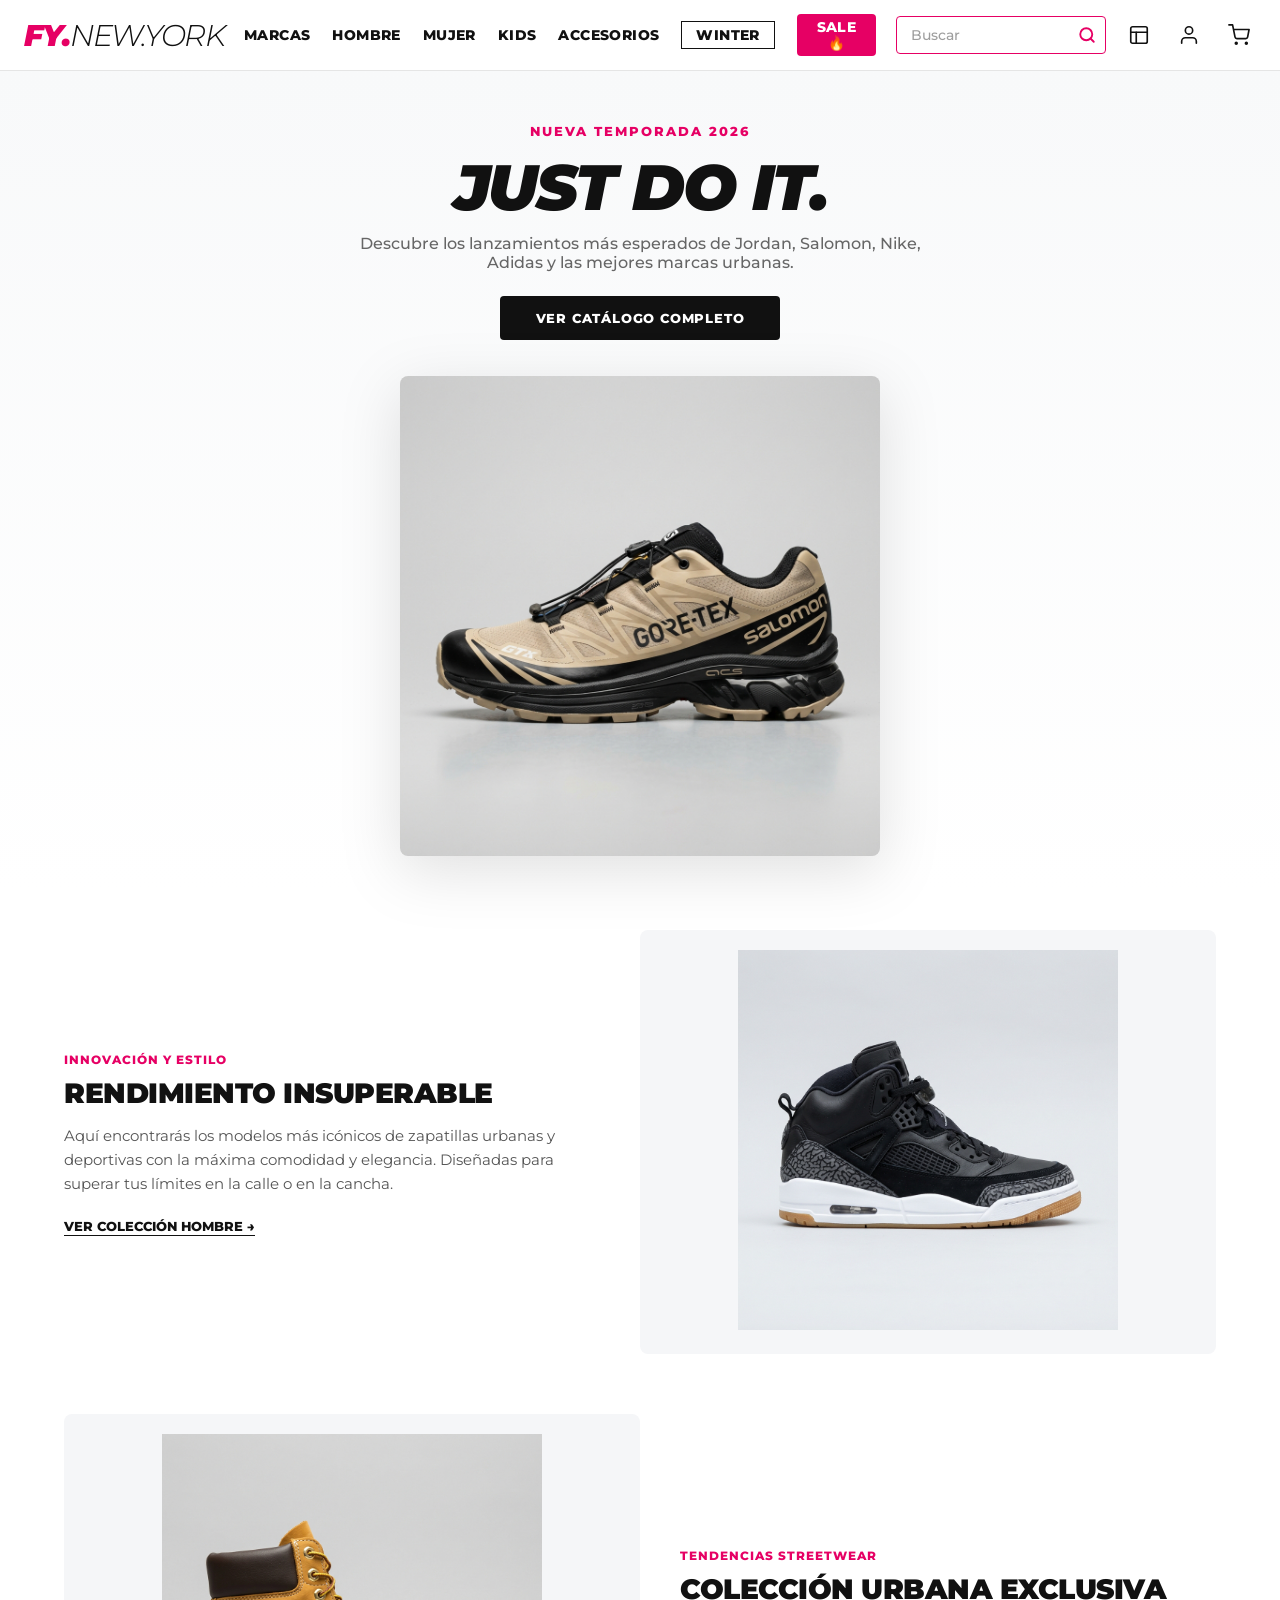
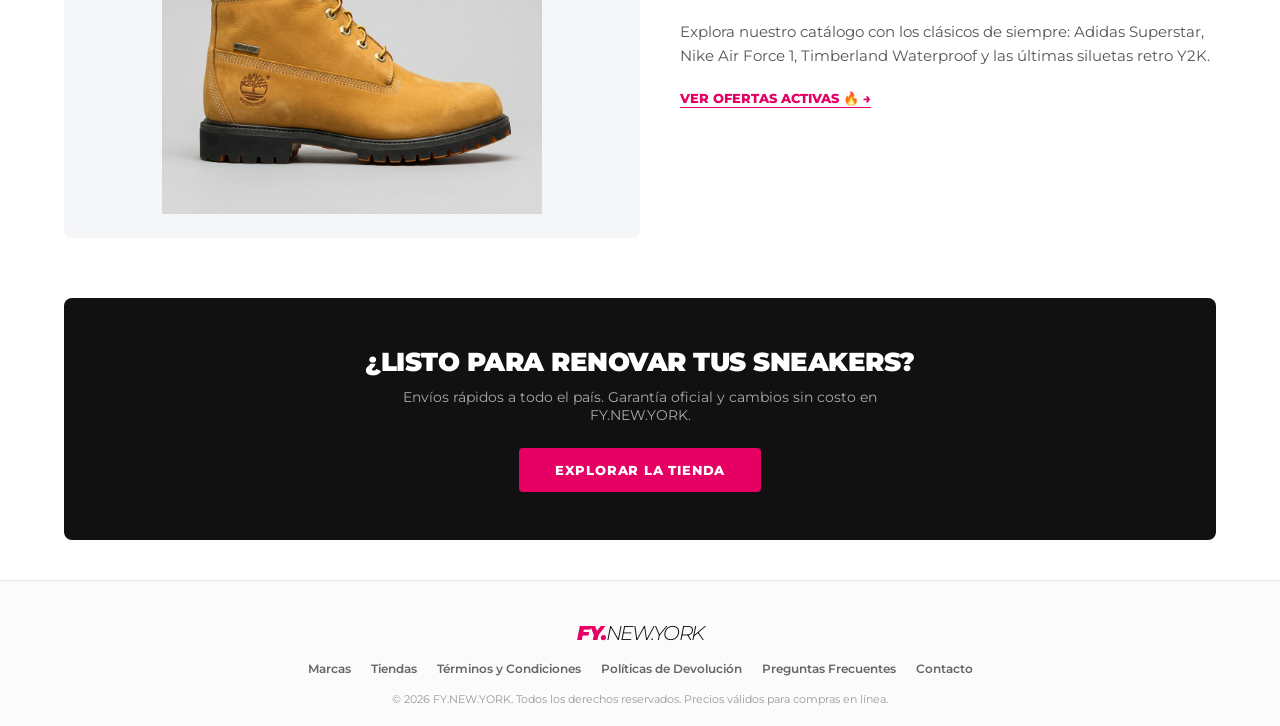
<file: index.html>
<!DOCTYPE html>
<html lang="es">

<head>
  <meta charset="UTF-8">
  <meta name="viewport" content="width=device-width, initial-scale=1.0">
  <title>FY.NEW.YORK - Zapatillas Urbanas y Calzado Exclusivo</title>
  <link rel="stylesheet" href="styles/estilos.css">
</head>

<body>

  <!-- Header dinámico (FY.NEW.YORK) -->
  <div id="header-container"></div>

  <!-- Hero Banner Principal -->
  <section style="background: linear-gradient(180deg, #f8f9fa 0%, #ffffff 100%); padding: 50px 20px 30px; text-align: center;">
    <div style="max-width: 900px; margin: 0 auto;">
      <span style="font-size: 13px; font-weight: 800; letter-spacing: 2px; text-transform: uppercase; color: var(--pink-accent);">Nueva Temporada 2026</span>
      <h1 style="font-size: clamp(36px, 6vw, 64px); font-weight: 900; font-style: italic; letter-spacing: -2px; text-transform: uppercase; margin: 8px 0; color: #111;">
        JUST DO IT.
      </h1>
      <p style="font-size: 16px; color: #666; max-width: 600px; margin: 0 auto 24px; font-weight: 500;">
        Descubre los lanzamientos más esperados de Jordan, Salomon, Nike, Adidas y las mejores marcas urbanas.
      </p>
      <div>
        <a href="pages/tienda.html" style="display: inline-block; background: #111; color: #fff; padding: 14px 36px; border-radius: 4px; font-size: 13px; font-weight: 800; text-transform: uppercase; letter-spacing: 0.8px; transition: background 0.2s;" onmouseover="this.style.background='#e60064'" onmouseout="this.style.background='#111'">
          Ver Catálogo Completo
        </a>
      </div>
      <div style="margin-top: 36px;">
        <img src="imagenes/salomon_xt6.jpg" alt="Salomon XT-6 GTX" style="max-width: 480px; width: 100%; border-radius: 8px; filter: drop-shadow(0 15px 30px rgba(0,0,0,0.12));">
      </div>
    </div>
  </section>

  <!-- Showcase Blocks -->
  <main style="max-width: 1200px; margin: 40px auto; padding: 0 24px;">

    <!-- Primer Bloque -->
    <div style="display: flex; align-items: center; justify-content: space-between; gap: 40px; margin-bottom: 60px; flex-wrap: wrap;">
      <div style="flex: 1; min-width: 280px;">
        <span style="font-size: 12px; font-weight: 800; color: var(--pink-accent); text-transform: uppercase; letter-spacing: 1px;">Innovación y Estilo</span>
        <h2 style="font-size: 28px; font-weight: 900; text-transform: uppercase; margin: 8px 0 14px; letter-spacing: -0.5px;">Rendimiento Insuperable</h2>
        <p style="font-size: 15px; color: #555; line-height: 1.6; margin-bottom: 20px;">
          Aquí encontrarás los modelos más icónicos de zapatillas urbanas y deportivas con la máxima comodidad y elegancia. Diseñadas para superar tus límites en la calle o en la cancha.
        </p>
        <a href="pages/tienda.html?filter=hombre" style="font-size: 13px; font-weight: 800; text-transform: uppercase; color: #111; text-decoration: underline; text-underline-offset: 4px;">
          Ver colección hombre &rarr;
        </a>
      </div>
      <div style="flex: 1; min-width: 280px; background: var(--bg-card); border-radius: 8px; padding: 20px; text-align: center;">
        <img src="imagenes/jordan_spizike.jpg" alt="Jordan Spizike" style="max-width: 380px; width: 100%; object-fit: contain;">
      </div>
    </div>

    <!-- Segundo Bloque -->
    <div style="display: flex; align-items: center; justify-content: space-between; gap: 40px; margin-bottom: 60px; flex-wrap: wrap; flex-direction: row-reverse;">
      <div style="flex: 1; min-width: 280px;">
        <span style="font-size: 12px; font-weight: 800; color: var(--pink-accent); text-transform: uppercase; letter-spacing: 1px;">Tendencias Streetwear</span>
        <h2 style="font-size: 28px; font-weight: 900; text-transform: uppercase; margin: 8px 0 14px; letter-spacing: -0.5px;">Colección Urbana Exclusiva</h2>
        <p style="font-size: 15px; color: #555; line-height: 1.6; margin-bottom: 20px;">
          Explora nuestro catálogo con los clásicos de siempre: Adidas Superstar, Nike Air Force 1, Timberland Waterproof y las últimas siluetas retro Y2K.
        </p>
        <a href="pages/tienda.html?filter=sale" style="font-size: 13px; font-weight: 800; text-transform: uppercase; color: var(--pink-accent); text-decoration: underline; text-underline-offset: 4px;">
          Ver ofertas activas 🔥 &rarr;
        </a>
      </div>
      <div style="flex: 1; min-width: 280px; background: var(--bg-card); border-radius: 8px; padding: 20px; text-align: center;">
        <img src="imagenes/timberland_boot.jpg" alt="Timberland Waterproof" style="max-width: 380px; width: 100%; object-fit: contain;">
      </div>
    </div>

    <!-- Banner Newsletter / Call to Action -->
    <div style="background: #111; color: #fff; padding: 48px 32px; border-radius: 8px; text-align: center; margin: 40px 0;">
      <h3 style="font-size: 26px; font-weight: 900; text-transform: uppercase; letter-spacing: -0.5px; margin-bottom: 10px;">
        ¿Listo para renovar tus sneakers?
      </h3>
      <p style="font-size: 14px; color: #aaa; max-width: 500px; margin: 0 auto 24px;">
        Envíos rápidos a todo el país. Garantía oficial y cambios sin costo en FY.NEW.YORK.
      </p>
      <a href="pages/tienda.html" style="display: inline-block; background: var(--pink-accent); color: #fff; padding: 14px 36px; border-radius: 4px; font-size: 13px; font-weight: 800; text-transform: uppercase; letter-spacing: 0.8px;">
        Explorar la Tienda
      </a>
    </div>

  </main>

  <!-- Footer dinámico -->
  <div id="footer-container"></div>

  <script src="components/header.js"></script>
  <script src="components/footer.js"></script>
  <script src="scripts/scripts.js"></script>
</body>
</html>
</file>
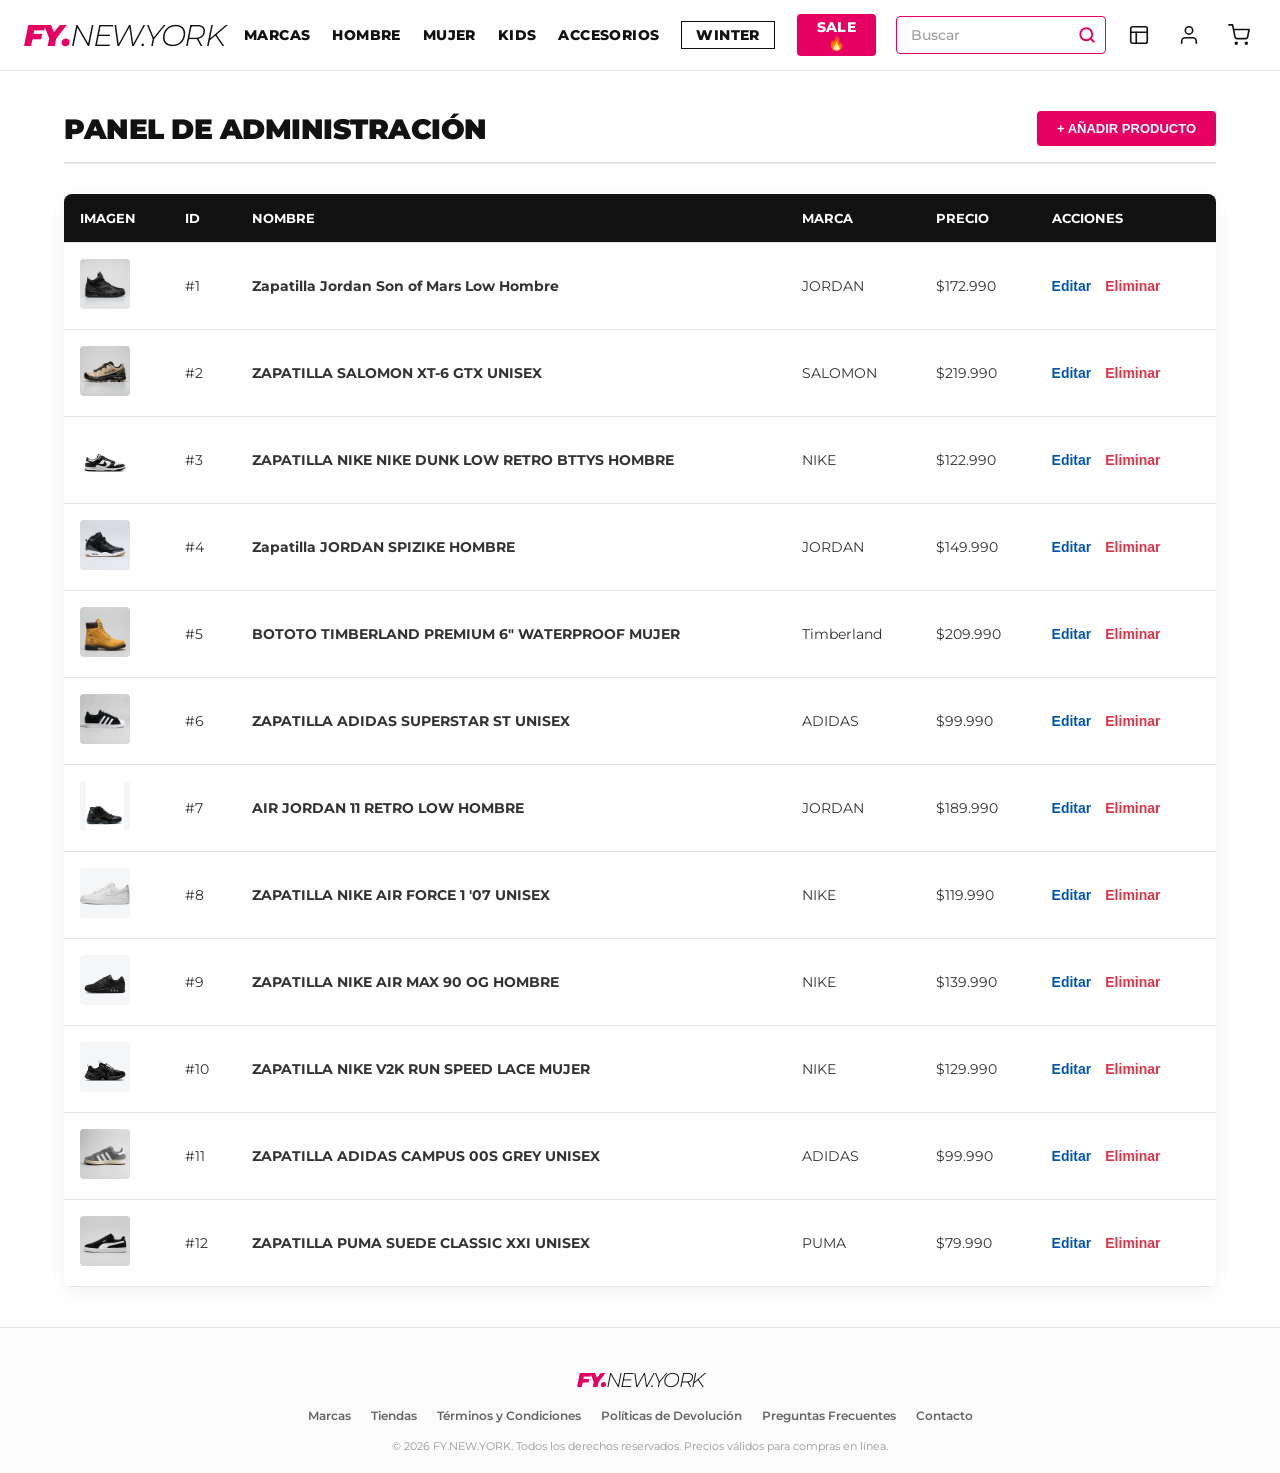
<file: pages/admin.html>
<!DOCTYPE html>
<html lang="es">
<head>
  <meta charset="UTF-8">
  <meta name="viewport" content="width=device-width, initial-scale=1.0">
  <title>Admin Dashboard - FY.NEW.YORK</title>
  <link rel="stylesheet" href="../styles/estilos.css">
  <style>
    /* Admin specific styles */
    .admin-container {
      max-width: 1200px;
      margin: 40px auto;
      padding: 0 24px;
    }
    .admin-header {
      display: flex;
      justify-content: space-between;
      align-items: center;
      margin-bottom: 30px;
      padding-bottom: 16px;
      border-bottom: 2px solid var(--border-color);
    }
    .admin-title {
      font-size: 28px;
      font-weight: 900;
      text-transform: uppercase;
      letter-spacing: -0.5px;
    }
    .admin-btn-primary {
      background: var(--pink-accent);
      color: #fff;
      border: none;
      padding: 10px 20px;
      font-size: 13px;
      font-weight: 800;
      text-transform: uppercase;
      border-radius: 4px;
      cursor: pointer;
      transition: background 0.2s;
    }
    .admin-btn-primary:hover {
      background: var(--pink-hover);
    }
    
    .admin-table {
      width: 100%;
      border-collapse: collapse;
      margin-bottom: 40px;
      background: #fff;
      box-shadow: var(--shadow-subtle);
      border-radius: 8px;
      overflow: hidden;
    }
    .admin-table th, .admin-table td {
      padding: 16px;
      text-align: left;
      border-bottom: 1px solid var(--border-color);
    }
    .admin-table th {
      background: #111;
      color: #fff;
      font-size: 13px;
      font-weight: 700;
      text-transform: uppercase;
    }
    .admin-table td {
      font-size: 14px;
      color: #333;
    }
    .admin-table img {
      width: 50px;
      height: 50px;
      object-fit: contain;
      background: var(--bg-card);
      border-radius: 4px;
    }
    
    .action-btn {
      background: none;
      border: none;
      cursor: pointer;
      font-size: 14px;
      font-weight: 700;
      margin-right: 10px;
    }
    .btn-edit { color: #0056b3; }
    .btn-delete { color: #dc3545; }
    
    /* Modal Admin */
    .admin-modal {
      position: fixed;
      top: 0; left: 0; width: 100%; height: 100%;
      background: rgba(0,0,0,0.5);
      display: flex;
      align-items: center;
      justify-content: center;
      opacity: 0;
      visibility: hidden;
      transition: all 0.3s ease;
      z-index: 2000;
    }
    .admin-modal.active {
      opacity: 1;
      visibility: visible;
    }
    .admin-modal-content {
      background: #fff;
      width: 90%;
      max-width: 500px;
      padding: 30px;
      border-radius: 8px;
      position: relative;
    }
    .admin-modal-close {
      position: absolute;
      top: 15px; right: 15px;
      background: none;
      border: none;
      font-size: 24px;
      cursor: pointer;
    }
    
    .admin-form-group {
      margin-bottom: 16px;
    }
    .admin-form-group label {
      display: block;
      font-size: 12px;
      font-weight: 700;
      text-transform: uppercase;
      margin-bottom: 6px;
    }
    .admin-form-group input, .admin-form-group select {
      width: 100%;
      padding: 10px;
      border: 1px solid var(--border-color);
      border-radius: 4px;
      font-family: inherit;
    }
    .admin-form-actions {
      display: flex;
      justify-content: flex-end;
      gap: 10px;
      margin-top: 20px;
    }
  </style>
</head>
<body>

  <div id="header-container"></div>

  <main class="admin-container">
    <div class="admin-header">
      <h1 class="admin-title">Panel de Administración</h1>
      <button class="admin-btn-primary" id="btn-add-product">+ Añadir Producto</button>
    </div>

    <table class="admin-table">
      <thead>
        <tr>
          <th>Imagen</th>
          <th>ID</th>
          <th>Nombre</th>
          <th>Marca</th>
          <th>Precio</th>
          <th>Acciones</th>
        </tr>
      </thead>
      <tbody id="admin-table-body">
        <!-- Generado dinámicamente -->
      </tbody>
    </table>
  </main>

  <div id="footer-container"></div>

  <!-- Modal Añadir/Editar Producto -->
  <div class="admin-modal" id="admin-modal">
    <div class="admin-modal-content">
      <button class="admin-modal-close" id="admin-modal-close">&times;</button>
      <h2 style="margin-bottom: 20px;" id="modal-title">Añadir Producto</h2>
      
      <form id="admin-form">
        <input type="hidden" id="prod-id">
        
        <div class="admin-form-group">
          <label>Nombre del Producto</label>
          <input type="text" id="prod-nombre" required>
        </div>
        
        <div class="admin-form-group">
          <label>Marca</label>
          <select id="prod-marca" required>
            <option value="NIKE">NIKE</option>
            <option value="JORDAN">JORDAN</option>
            <option value="ADIDAS">ADIDAS</option>
            <option value="PUMA">PUMA</option>
            <option value="SALOMON">SALOMON</option>
            <option value="Timberland">Timberland</option>
          </select>
        </div>
        
        <div class="admin-form-group">
          <label>Precio (CLP)</label>
          <input type="number" id="prod-precio" required min="0">
        </div>
        
        <div class="admin-form-group">
          <label>URL de Imagen</label>
          <input type="text" id="prod-imagen" placeholder="../imagenes/ejemplo.jpg" required>
        </div>
        
        <div class="admin-form-group">
          <label>Categoría</label>
          <select id="prod-categoria" required>
            <option value="hombre">Hombre</option>
            <option value="mujer">Mujer</option>
            <option value="unisex">Unisex</option>
            <option value="kids">Kids</option>
          </select>
        </div>

        <div class="admin-form-actions">
          <button type="button" class="admin-btn-primary" style="background: #ccc; color: #333;" id="admin-modal-cancel">Cancelar</button>
          <button type="submit" class="admin-btn-primary">Guardar</button>
        </div>
      </form>
    </div>
  </div>

  <script src="../components/header.js"></script>
  <script src="../components/footer.js"></script>
  <script src="../scripts/admin.js"></script>
</body>
</html>
</file>
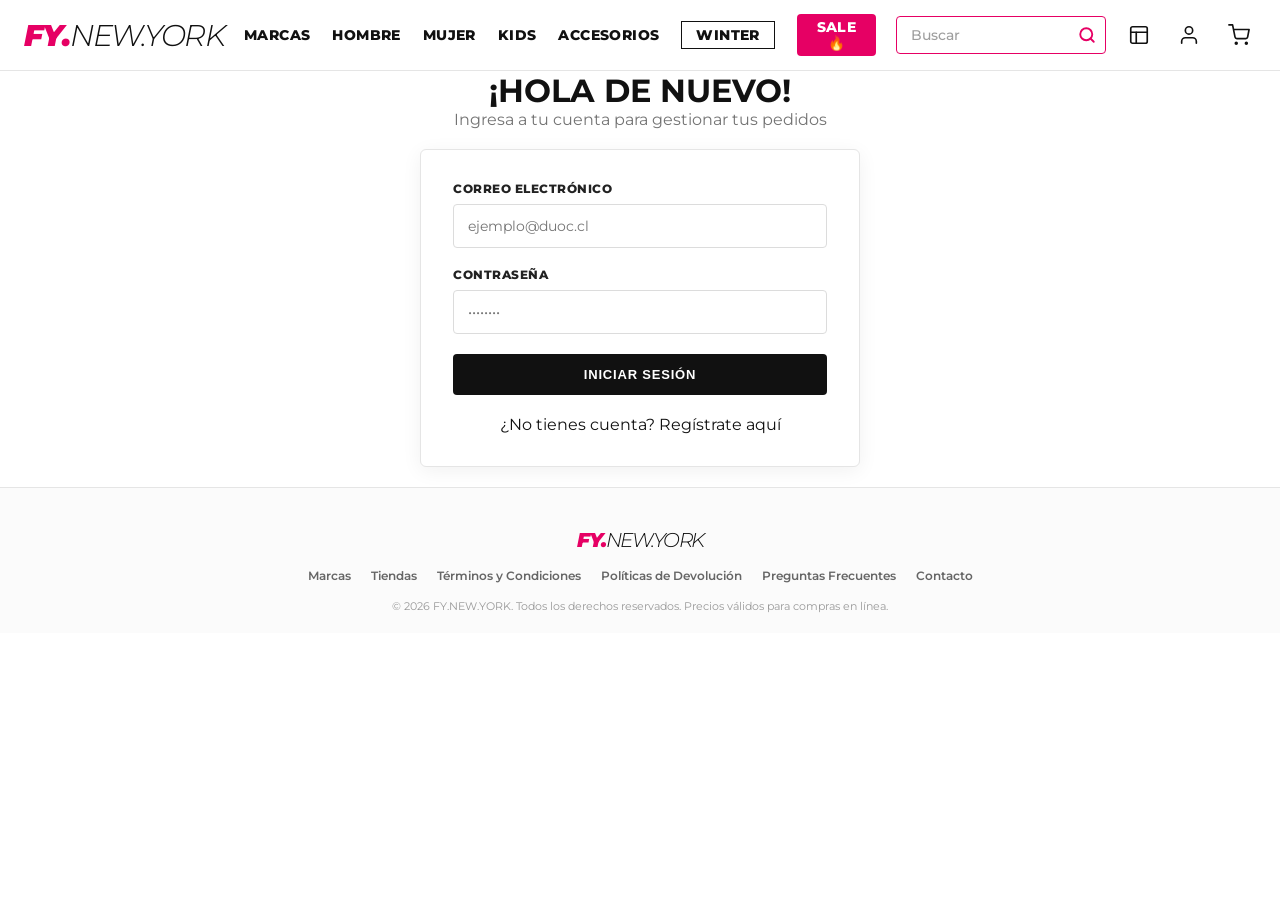
<file: pages/login.html>
<!DOCTYPE html>
<html lang="es">

<head>
    <meta charset="UTF-8">
    <meta name="viewport" content="width=device-width, initial-scale=1.0">
    <title>FY.NEW.YORK - Iniciar Sesión</title>
    <link rel="stylesheet" href="../styles/estilos.css">
</head>

<body>

    <header class="section py-4">
        <div id="header-container"></div>
        <div class="mt-4">
            <h1 class="title is-4 has-text-centered has-text-dark">
                ¡HOLA DE NUEVO!
            </h1>
            <p class="subtitle is-6 has-text-centered has-text-grey">
                Ingresa a tu cuenta para gestionar tus pedidos
            </p>
        </div>
    </header>

    <main class="container mt-4">
        <div class="columns is-centered">
            <div class="column is-4-desktop is-6-tablet">
                
                <form id="formLogin" class="box p-5" novalidate>
                    <div class="field">
                        <label class="label" for="loginEmail">Correo Electrónico</label>
                        <div class="control">
                            <input class="input" type="email" id="loginEmail" name="email"
                                placeholder="ejemplo@duoc.cl" autocomplete="email">
                        </div>
                        <p class="help is-danger is-hidden" id="err-login-email">
                            El correo es obligatorio, máx 100 caracteres y solo dominios @duoc.cl, @profesor.duoc.cl o @gmail.com.
                        </p>
                    </div>

                    <div class="field">
                        <label class="label" for="loginPassword">Contraseña</label>
                        <div class="control">
                            <input class="input" type="password" id="loginPassword" name="password"
                                placeholder="••••••••" autocomplete="current-password">
                        </div>
                        <p class="help is-danger is-hidden" id="err-login-password">
                            La contraseña es requerida y debe tener entre 4 y 10 caracteres.
                        </p>
                    </div>

                    <div class="field mt-5">
                        <div class="control">
                            <button type="submit" class="button is-dark is-fullwidth">
                                <strong>Iniciar Sesión</strong>
                            </button>
                        </div>
                    </div>

                    <div class="has-text-centered mt-4">
                        <p class="is-size-7">
                            ¿No tienes cuenta? <a href="registro.html" class="has-text-link">Regístrate aquí</a>
                        </p>
                    </div>
                </form>

            </div>
        </div>
    </main>

    <div id="footer-container"></div>

    <script src="../components/header.js"></script>
    <script src="../components/footer.js"></script>
    <script src="../scripts/scripts.js"></script>
</body>

</html>
</file>
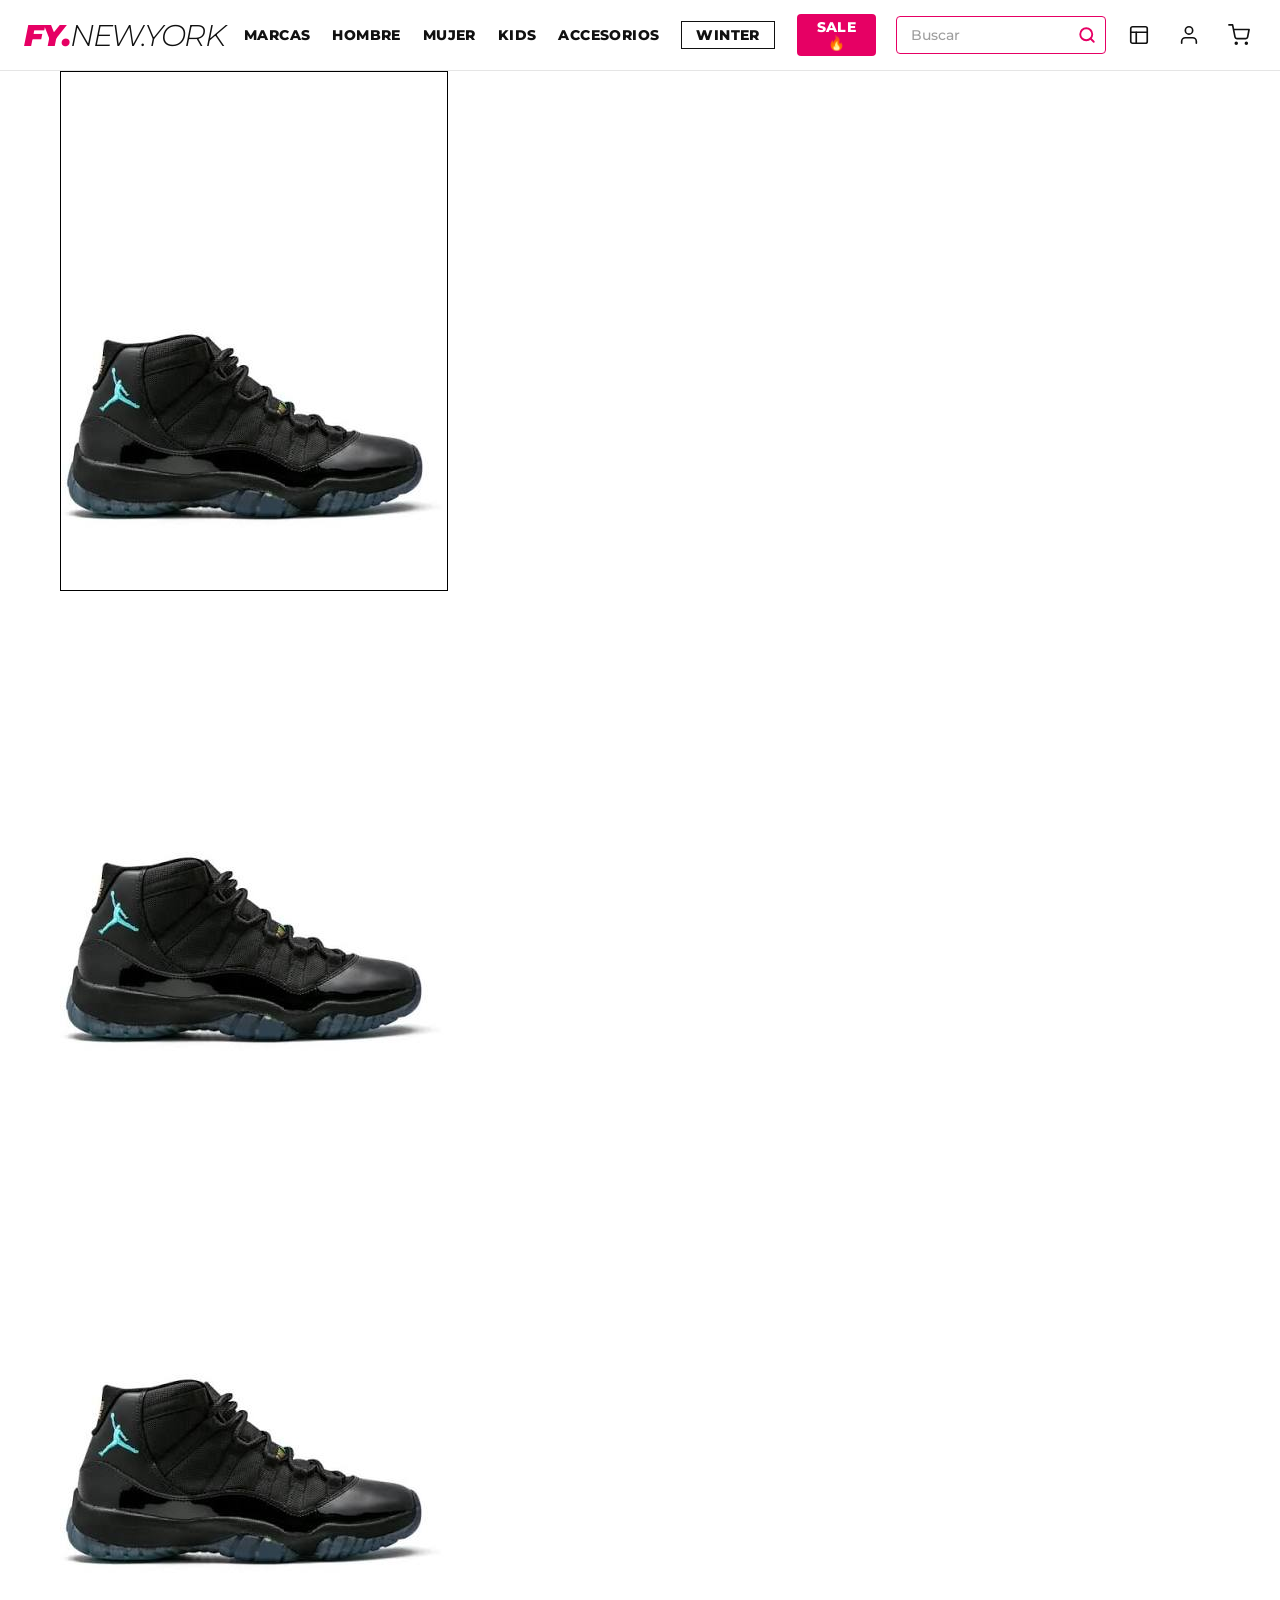
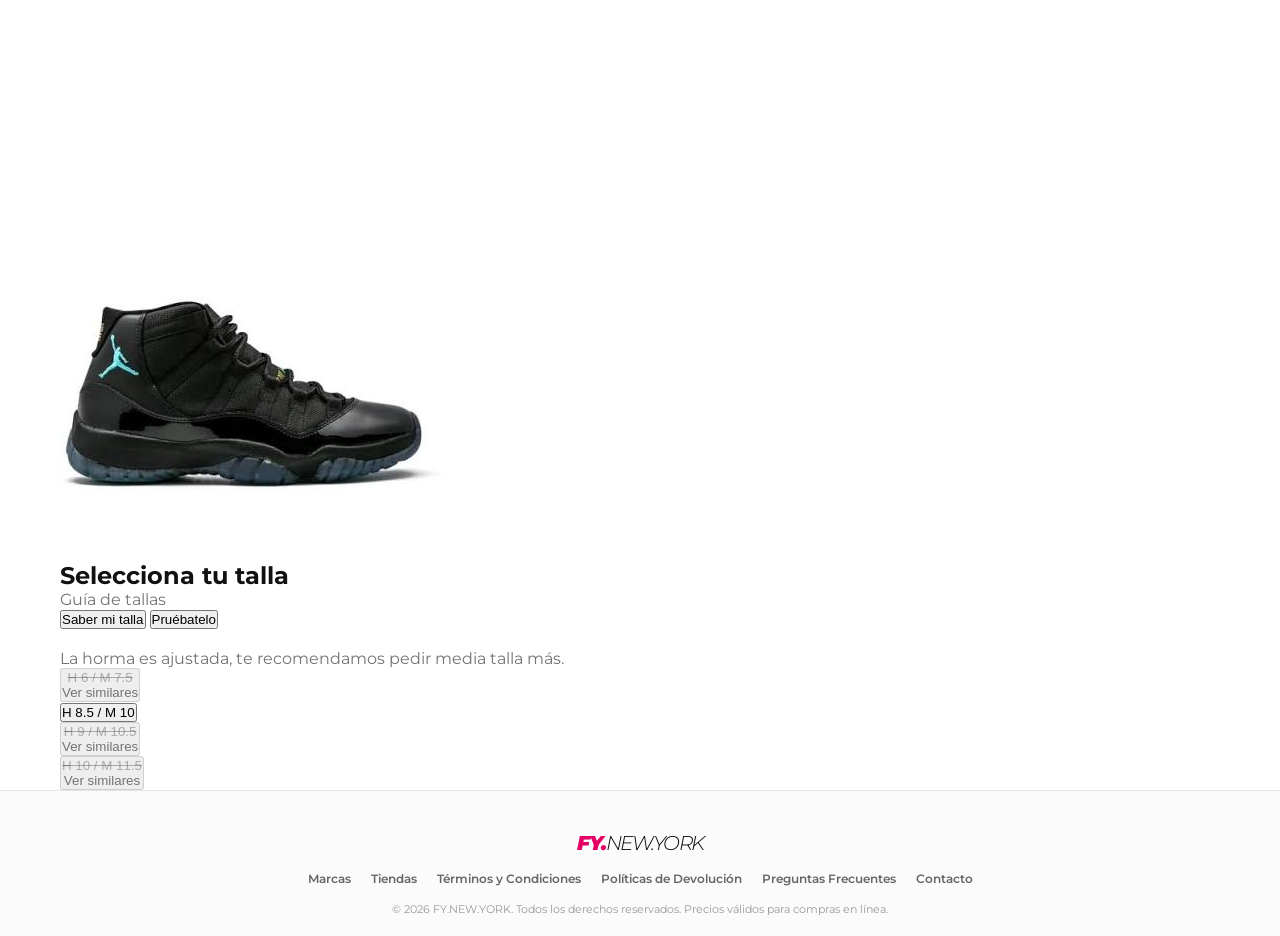
<file: pages/producto.html>
<!DOCTYPE html>
<html lang="es">
<head>
  <meta charset="UTF-8">
  <title>Nike Air Max Plus - Detalle</title>
  <link rel="stylesheet" href="../styles/bulma.css">
  <link rel="stylesheet" href="../styles/estilos.css">
</head>
<body>
  <header class="section pb-2">
    <div id="header-container"></div>
  </header>

  <section class="section">
    <div class="container">
      <div class="columns">
        
        <!-- 1. Miniaturas (Columna Izquierda) -->
        <div class="column is-1 is-hidden-mobile">
          <figure class="image is-64x64 mb-2">
            <img src="../imagenes/retro11.jpg" class="is-rounded" style="border: 1px solid #000;">
          </figure>
          <figure class="image is-64x64 mb-2">
            <img src="../imagenes/retro11.jpg">
          </figure>
          <figure class="image is-64x64 mb-2">
            <img src="../imagenes/retro11.jpg">
          </figure>
        </div>

        <!-- 2. Imagen Principal Destacada (Centro) -->
        <div class="column is-6">
          <figure class="image is-4by3">
            <img src="../imagenes/retro11.jpg" alt="Nike Air Max Plus">
          </figure>
        </div>

        <!-- 3. Panel de Tallas y Selección (Columna Derecha) -->
        <div class="column is-5">
          <h2 class="title is-4 mb-2">Selecciona tu talla</h2>
          <a href="#" class="has-text-grey is-size-7 is-pulled-right mb-4">Guía de tallas</a>

          <!-- Botones de opción de medida -->
          <div class="buttons field has-addons mb-4">
            <button class="button is-black is-fullwidth">Saber mi talla</button>
            <button class="button is-outlined is-fullwidth">Pruébatelo</button>
          </div>

          <p class="is-size-7 has-text-grey mb-4">
            La horma es ajustada, te recomendamos pedir media talla más.
          </p>

          <!-- Rejilla de Tallas -->
          <div class="columns is-multiline is-mobile">
            <div class="column is-6">
              <button class="button is-fullwidth is-light" disabled>
                <div>
                  <p class="is-size-7" style="text-decoration: line-through;">H 6 / M 7.5</p>
                  <p class="is-size-7 has-text-grey">Ver similares</p>
                </div>
              </button>
            </div>
            <div class="column is-6">
              <button class="button is-fullwidth is-outlined">
                <div>
                  <p class="is-size-7">H 8.5 / M 10</p>
                </div>
              </button>
            </div>
            <div class="column is-6">
              <button class="button is-fullwidth is-light" disabled>
                <div>
                  <p class="is-size-7" style="text-decoration: line-through;">H 9 / M 10.5</p>
                  <p class="is-size-7 has-text-grey">Ver similares</p>
                </div>
              </button>
            </div>
            <div class="column is-6">
              <button class="button is-fullwidth is-light" disabled>
                <div>
                  <p class="is-size-7" style="text-decoration: line-through;">H 10 / M 11.5</p>
                  <p class="is-size-7 has-text-grey">Ver similares</p>
                </div>
              </button>
            </div>
          </div>

        </div>
      </div>
    </div>
  </section>

  <div id="footer-container"></div>

  <script src="../components/header.js"></script>
  <script src="../components/footer.js"></script>
</body>
</html>
</file>
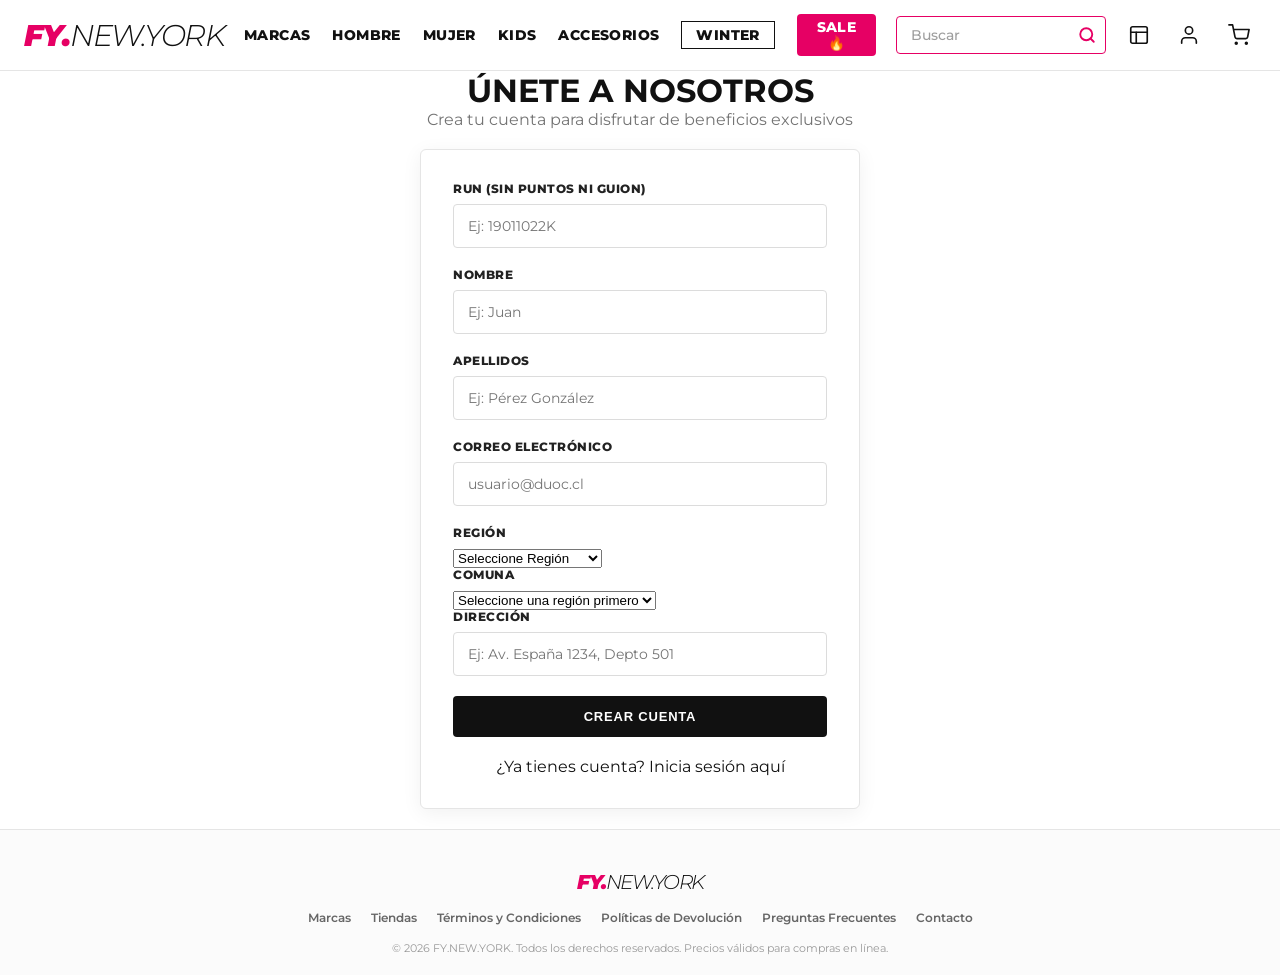
<file: pages/registro.html>
<!DOCTYPE html>
<html lang="es">

<head>
    <meta charset="UTF-8">
    <meta name="viewport" content="width=device-width, initial-scale=1.0">
    <title>FY.NEW.YORK - Crear Cuenta</title>
    <link rel="stylesheet" href="../styles/estilos.css">
</head>

<body>
    <header class="section py-4">
        <div id="header-container"></div>
        <div class="mt-4">
            <h1 class="title is-4 has-text-centered has-text-dark">ÚNETE A NOSOTROS</h1>
            <p class="subtitle is-6 has-text-centered has-text-grey">Crea tu cuenta para disfrutar de beneficios exclusivos</p>
        </div>
    </header>

    <main class="container mt-4 mb-6">
        <div class="columns is-centered">
            <div class="column is-6-desktop is-8-tablet">
                <form id="formRegistro" class="box p-5" novalidate>
                    
                    <!-- RUN -->
                    <div class="field">
                        <label class="label" for="run">RUN (Sin puntos ni guion)</label>
                        <div class="control">
                            <input class="input" type="text" id="run" name="run" placeholder="Ej: 19011022K" maxlength="9">
                        </div>
                        <p class="help is-danger is-hidden" id="err-run">
                            RUN requerido, entre 7 y 9 caracteres sin puntos ni guion, con dígito verificador válido.
                        </p>
                    </div>

                    <!-- NOMBRE -->
                    <div class="field">
                        <label class="label" for="nombre">Nombre</label>
                        <div class="control">
                            <input class="input" type="text" id="nombre" name="nombre" placeholder="Ej: Juan">
                        </div>
                        <p class="help is-danger is-hidden" id="err-nombre">
                            El nombre es obligatorio (máximo 50 caracteres).
                        </p>
                    </div>

                    <!-- APELLIDOS -->
                    <div class="field">
                        <label class="label" for="apellidos">Apellidos</label>
                        <div class="control">
                            <input class="input" type="text" id="apellidos" name="apellidos" placeholder="Ej: Pérez González">
                        </div>
                        <p class="help is-danger is-hidden" id="err-apellidos">
                            Los apellidos son obligatorios (máximo 100 caracteres).
                        </p>
                    </div>

                    <!-- CORREO ELECTRÓNICO -->
                    <div class="field">
                        <label class="label" for="email">Correo Electrónico</label>
                        <div class="control">
                            <input class="input" type="email" id="email" name="email" autocomplete="email" placeholder="usuario@duoc.cl">
                        </div>
                        <p class="help is-danger is-hidden" id="err-email">
                            Correo requerido (máx 100 caracteres). Solo dominios @duoc.cl, @profesor.duoc.cl o @gmail.com.
                        </p>
                    </div>

                    <!-- REGIÓN Y COMUNA (DESPLEGABLES DINÁMICOS) -->
                    <div class="columns">
                        <div class="column is-6">
                            <div class="field">
                                <label class="label" for="selectRegion">Región</label>
                                <div class="control">
                                    <div class="select is-fullwidth">
                                        <select id="selectRegion">
                                            <option value="">Cargando regiones...</option>
                                        </select>
                                    </div>
                                </div>
                                <p class="help is-danger is-hidden" id="err-region">
                                    Debe seleccionar una región.
                                </p>
                            </div>
                        </div>
                        <div class="column is-6">
                            <div class="field">
                                <label class="label" for="selectComuna">Comuna</label>
                                <div class="control">
                                    <div class="select is-fullwidth">
                                        <select id="selectComuna">
                                            <option value="">Seleccione una región primero</option>
                                        </select>
                                    </div>
                                </div>
                                <p class="help is-danger is-hidden" id="err-comuna">
                                    Debe seleccionar una comuna.
                                </p>
                            </div>
                        </div>
                    </div>

                    <!-- DIRECCIÓN -->
                    <div class="field">
                        <label class="label" for="direccion">Dirección</label>
                        <div class="control">
                            <input class="input" type="text" id="direccion" name="direccion" placeholder="Ej: Av. España 1234, Depto 501">
                        </div>
                        <p class="help is-danger is-hidden" id="err-direccion">
                            La dirección es obligatoria (máximo 300 caracteres).
                        </p>
                    </div>

                    <!-- BOTÓN DE ENVÍO -->
                    <div class="field mt-5">
                        <div class="control">
                            <button type="submit" class="button is-dark is-fullwidth">
                                <strong>CREAR CUENTA</strong>
                            </button>
                        </div>
                    </div>

                    <div class="has-text-centered mt-4">
                        <p class="is-size-7">
                            ¿Ya tienes cuenta? <a href="login.html" class="has-text-link">Inicia sesión aquí</a>
                        </p>
                    </div>
                </form>
            </div>
        </div>
    </main>

    <div id="footer-container"></div>

    <script src="../components/header.js"></script>
    <script src="../components/footer.js"></script>
    <script src="../scripts/scripts.js"></script>
</body>

</html>
</file>
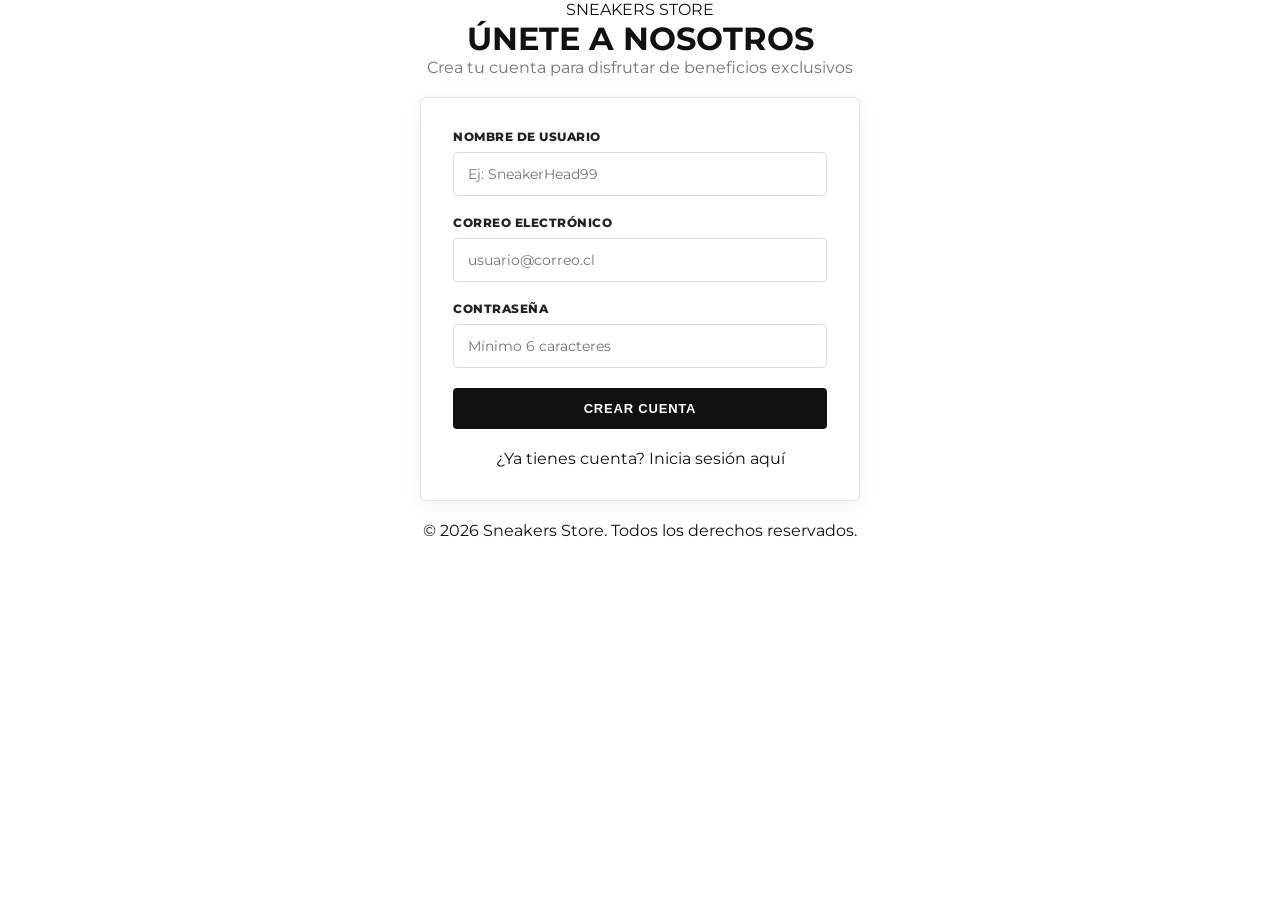
<file: pages/regiter.html>
<!DOCTYPE html>
<html lang="es">
<head>
    <meta charset="UTF-8">
    <meta name="viewport" content="width=device-width, initial-scale=1.0">
    <title>Registro - Sneakers Store</title>
    <link rel="stylesheet" href="../styles/bulma.css">
    <link rel="stylesheet" href="../styles/estilos.css">
</head>
<body>
    <header class="section py-4">
        <div class="has-text-centered mb-2">
            <a href="../index.html" class="is-size-3 has-text-weight-bold has-text-dark">
                SNEAKERS STORE
            </a>
        </div>
        <h1 class="title is-4 has-text-centered has-text-dark">ÚNETE A NOSOTROS</h1>
        <p class="subtitle is-6 has-text-centered has-text-grey">Crea tu cuenta para disfrutar de beneficios exclusivos</p>
    </header>

    <main class="container mt-4">
        <div class="columns is-centered">
            <div class="column is-5-desktop is-7-tablet">
                <form id="formRegistro" class="box p-5" novalidate>
                    
                    <!-- Nombre de Usuario -->
                    <div class="field">
                        <label class="label" for="username">Nombre de Usuario</label>
                        <div class="control">
                            <input class="input" type="text" id="username" autocomplete="username" placeholder="Ej: SneakerHead99">
                        </div>
                        <p class="help is-danger is-hidden" id="err-username">El usuario debe tener entre 4 y 15 caracteres alfanuméricos.</p>
                    </div>

                    <!-- Email -->
                    <div class="field">
                        <label class="label" for="email">Correo Electrónico</label>
                        <div class="control">
                            <input class="input" type="email" id="email" autocomplete="email" placeholder="usuario@correo.cl">
                        </div>
                        <p class="help is-danger is-hidden" id="err-email">Ingrese un formato de correo válido (ej: nombre@dominio.com).</p>
                    </div>

                    <!-- Password -->
                    <div class="field">
                        <label class="label" for="password">Contraseña</label>
                        <div class="control">
                            <input class="input" type="password" id="password" autocomplete="new-password" placeholder="Mínimo 6 caracteres">
                        </div>
                        <p class="help is-danger is-hidden" id="err-password">La contraseña debe tener al menos 6 caracteres y al menos 1 número.</p>
                    </div>

                    <div class="field mt-5">
                        <div class="control">
                            <button type="submit" class="button is-dark is-fullwidth">
                                <strong>Crear Cuenta</strong>
                            </button>
                        </div>
                    </div>

                    <div class="has-text-centered mt-4">
                        <p class="is-size-7">
                            ¿Ya tienes cuenta? <a href="login.html" class="has-text-link">Inicia sesión aquí</a>
                        </p>
                    </div>
                </form>
            </div>
        </div>
    </main>

    <footer class="footer mt-6">
        <div class="content has-text-centered">
            <p>&copy; 2026 Sneakers Store. Todos los derechos reservados.</p>
        </div>
    </footer>

    <script src="../scripts/scripts.js"></script>
</body>
</html>
</file>
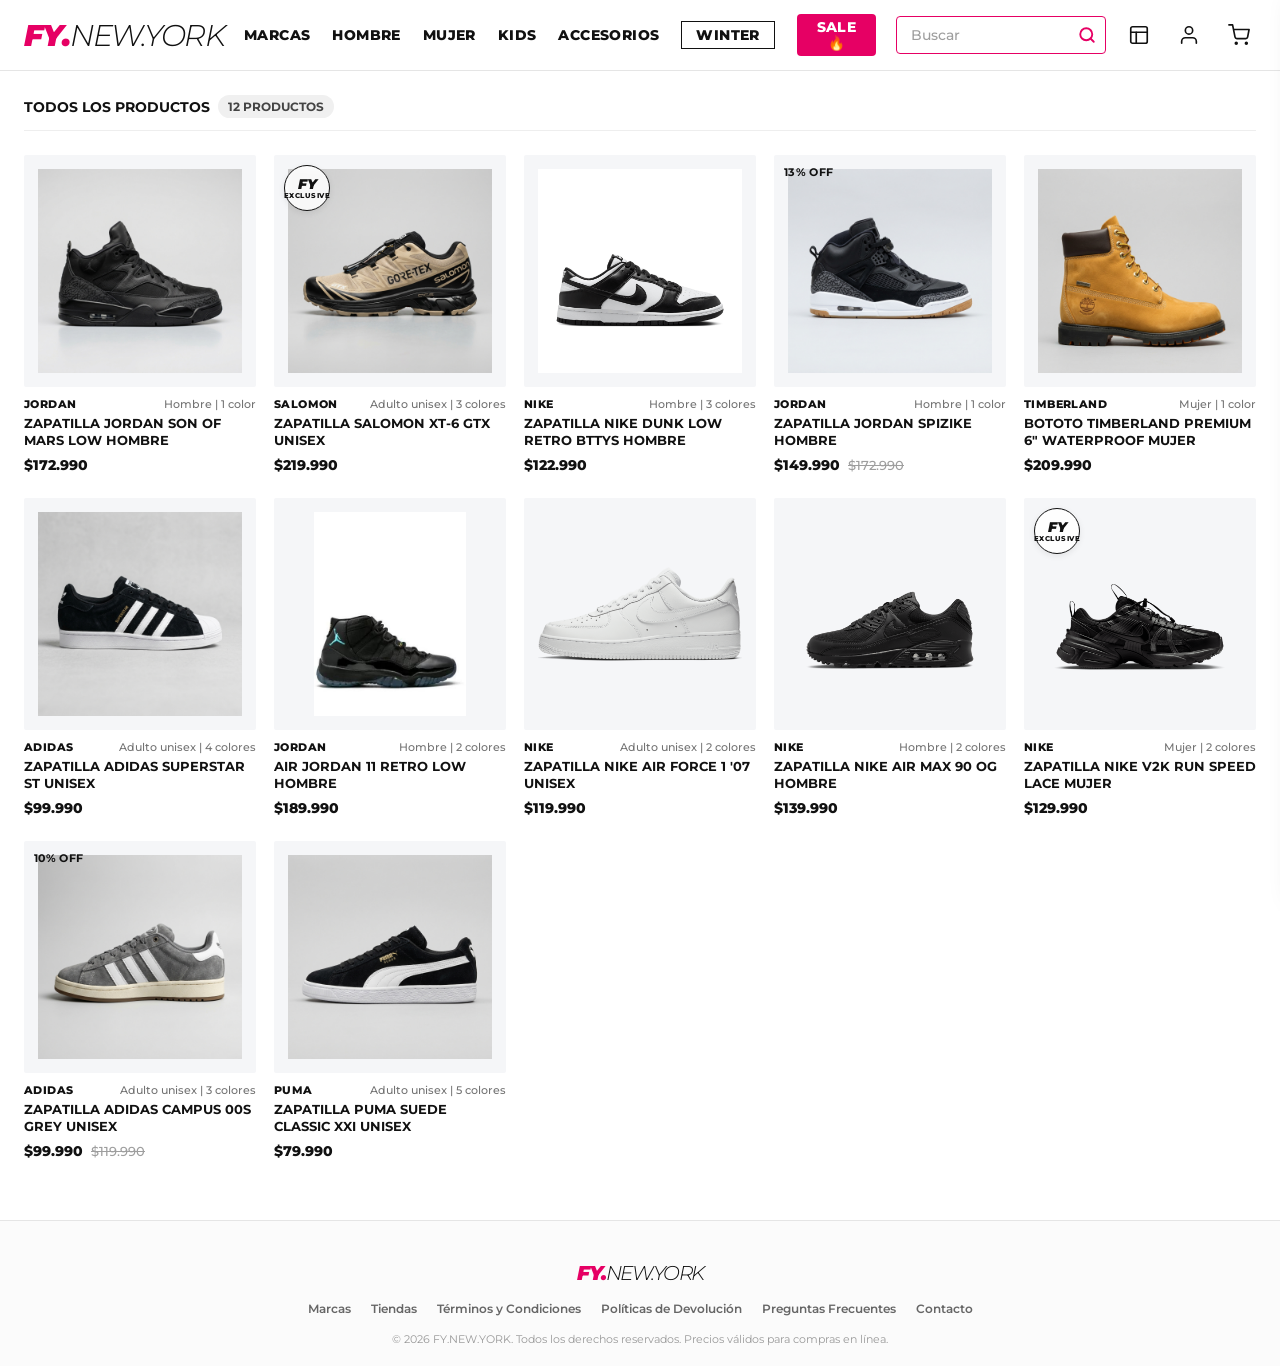
<file: pages/tienda.html>
<!DOCTYPE html>
<html lang="es">
<head>
    <meta charset="UTF-8">
    <meta name="viewport" content="width=device-width, initial-scale=1.0">
    <title>FY.NEW.YORK - Catálogo de Zapatillas y Streetwear</title>
    <link rel="stylesheet" href="../styles/estilos.css">
</head>
<body>

    <!-- Header dinámico (FY.NEW.YORK) -->
    <div id="header-container"></div>

    <!-- Contenido Principal -->
    <main class="catalog-main">
        
        <!-- Barra de Estado de Filtros / Resultados -->
        <div class="filter-status-bar" id="filter-bar">
            <div class="active-filter-title">
                <span id="filter-title-text">Todos los productos</span>
                <span class="active-filter-badge" id="product-count-badge">12 productos</span>
            </div>
            <button class="clear-filter-btn" id="clear-filters-btn" style="display: none;">Limpiar filtros</button>
        </div>

        <!-- Cuadrícula de 6 columnas de Productos -->
        <div class="product-grid" id="productos-grid">
            <!-- Cargado dinámicamente con Vanilla JS -->
        </div>

    </main>

    <!-- Drawer Lateral del Carrito -->
    <div class="cart-overlay" id="cart-overlay"></div>
    <aside class="cart-drawer" id="cart-drawer" aria-label="Carrito de compras">
        <div class="cart-header">
            <h2 class="cart-title">Tu Carrito</h2>
            <button class="close-cart-btn" id="close-cart-btn" aria-label="Cerrar carrito">&times;</button>
        </div>
        <div class="cart-body" id="cart-items-container">
            <!-- Items de carrito inyectados dinámicamente -->
        </div>
        <div class="cart-footer">
            <div class="cart-subtotal-row">
                <span class="subtotal-label">Subtotal estimado</span>
                <span class="subtotal-amount" id="cart-subtotal">$0</span>
            </div>
            <button class="checkout-btn" id="checkout-btn">Finalizar Compra</button>
        </div>
    </aside>

    <!-- Modal de Selección de Talla / Vista Rápida -->
    <div class="modal-overlay" id="product-modal-overlay">
        <div class="modal-card" id="product-modal-content">
            <!-- Contenido del modal inyectado al hacer clic -->
        </div>
    </div>

    <!-- Contenedor de Notificaciones Toast -->
    <div class="toast-container" id="toast-container"></div>

    <!-- Footer dinámico -->
    <div id="footer-container"></div>

    <!-- Scripts -->
    <script src="../components/header.js"></script>
    <script src="../components/footer.js"></script>
    <script src="../scripts/tienda.js"></script>
</body>
</html>
</file>
<file: styles/estilos.css>
@import url('https://fonts.googleapis.com/css2?family=Montserrat:ital,wght@0,400;0,500;0,600;0,700;0,800;0,900;1,700;1,800;1,900&display=swap');

/* ============================================================
   DESIGN SYSTEM - FY.NEW.YORK
   ============================================================ */
:root {
  --font-main: 'Montserrat', -apple-system, BlinkMacSystemFont, "Segoe UI", Roboto, sans-serif;
  --bg-color: #ffffff;
  --bg-card: #f5f6f8;
  --text-dark: #111111;
  --text-muted: #737373;
  --text-light: #9e9e9e;
  --border-color: #e5e5e5;
  --border-dark: #111111;
  --pink-accent: #e60064;
  --pink-hover: #c40055;
  --sale-badge: #e60064;
  --shadow-subtle: 0 4px 20px rgba(0, 0, 0, 0.06);
  --shadow-hover: 0 8px 30px rgba(0, 0, 0, 0.12);
  --transition: all 0.25s cubic-bezier(0.2, 0.8, 0.2, 1);
}

* {
  box-sizing: border-box;
  margin: 0;
  padding: 0;
}

body {
  background-color: var(--bg-color) !important;
  color: var(--text-dark) !important;
  font-family: var(--font-main) !important;
  min-height: 100vh;
  -webkit-font-smoothing: antialiased;
  -moz-osx-font-smoothing: grayscale;
}

a {
  color: inherit;
  text-decoration: none;
}

/* ============================================================
   HEADER & NAVBAR (FY.NEW.YORK STYLE)
   ============================================================ */
.site-header {
  background: #ffffff;
  border-bottom: 1px solid var(--border-color);
  position: sticky;
  top: 0;
  z-index: 1000;
  width: 100%;
}

.header-top-banner {
  background: #111111;
  color: #ffffff;
  font-size: 11px;
  font-weight: 600;
  letter-spacing: 0.8px;
  text-transform: uppercase;
  text-align: center;
  padding: 6px 12px;
}

.header-container {
  max-width: 1680px;
  margin: 0 auto;
  padding: 14px 24px;
  display: flex;
  align-items: center;
  justify-content: space-between;
  gap: 20px;
}

/* Logo */
.logo-container {
  display: flex;
  align-items: center;
  text-decoration: none;
}

.brand-logo {
  font-size: 30px;
  font-weight: 900;
  font-style: italic;
  letter-spacing: -1.5px;
  color: #111111;
  text-transform: uppercase;
  display: flex;
  align-items: center;
  user-select: none;
}

.brand-logo .logo-part-fy {
  font-weight: 900;
  font-style: italic;
  color: var(--pink-accent);
  margin-right: 0px;
  letter-spacing: -1px;
}

.brand-logo .logo-part-ny {
  font-weight: 300;
  font-style: italic;
  letter-spacing: -1.5px;
  color: #111111;
}

/* Nav Menu */
.nav-menu {
  display: flex;
  align-items: center;
  gap: 22px;
  list-style: none;
}

.nav-link {
  font-size: 13.5px;
  font-weight: 800;
  text-transform: uppercase;
  letter-spacing: 0.4px;
  color: #111111;
  position: relative;
  transition: color var(--transition);
  cursor: pointer;
  background: none;
  border: none;
  font-family: inherit;
  padding: 4px 0;
}

.nav-link:hover {
  color: var(--pink-accent);
}

.nav-link.active {
  color: var(--pink-accent);
}

.nav-link.active::after {
  content: '';
  position: absolute;
  bottom: -2px;
  left: 0;
  width: 100%;
  height: 2px;
  background-color: var(--pink-accent);
}

/* Winter Box Button */
.nav-btn-winter {
  border: 1.5px solid #111111 !important;
  padding: 5px 14px !important;
  font-weight: 800 !important;
  text-transform: uppercase;
  transition: var(--transition) !important;
}

.nav-btn-winter:hover,
.nav-btn-winter.active {
  background-color: #111111 !important;
  color: #ffffff !important;
}

/* Sale Badge Button */
.nav-btn-sale {
  background-color: var(--sale-badge) !important;
  color: #ffffff !important;
  padding: 5px 14px !important;
  font-weight: 800 !important;
  text-transform: uppercase;
  border-radius: 4px;
  border: none !important;
  display: inline-flex;
  align-items: center;
  gap: 4px;
  transition: var(--transition) !important;
}

.nav-btn-sale:hover,
.nav-btn-sale.active {
  background-color: var(--pink-hover) !important;
  transform: translateY(-1px);
  box-shadow: 0 4px 12px rgba(230, 0, 100, 0.35);
}

/* Header Utilities (Search, Account, Cart) */
.header-actions {
  display: flex;
  align-items: center;
  gap: 16px;
}

/* Search Bar */
.search-wrapper {
  position: relative;
  display: flex;
  align-items: center;
}

.search-input {
  width: 210px;
  height: 38px;
  padding: 0 38px 0 14px;
  font-size: 13.5px;
  font-family: inherit;
  color: #111111;
  border: 1.5px solid var(--pink-accent);
  border-radius: 4px;
  outline: none;
  transition: width 0.3s ease, box-shadow 0.2s ease;
  background: #ffffff;
}

.search-input:focus {
  width: 250px;
  box-shadow: 0 0 0 3px rgba(230, 0, 100, 0.15);
}

.search-input::placeholder {
  color: #9e9e9e;
  font-weight: 500;
}

.search-icon-btn {
  position: absolute;
  right: 10px;
  background: none;
  border: none;
  cursor: pointer;
  display: flex;
  align-items: center;
  justify-content: center;
  color: var(--pink-accent);
}

/* Utility Action Icons */
.action-icon-btn {
  background: none;
  border: none;
  cursor: pointer;
  padding: 6px;
  display: flex;
  align-items: center;
  justify-content: center;
  color: #111111;
  position: relative;
  transition: var(--transition);
}

.action-icon-btn:hover {
  transform: scale(1.08);
}

.cart-counter {
  position: absolute;
  top: 0px;
  right: -2px;
  background-color: var(--pink-accent);
  color: #ffffff;
  font-size: 10px;
  font-weight: 800;
  width: 18px;
  height: 18px;
  border-radius: 50%;
  display: flex;
  align-items: center;
  justify-content: center;
  box-shadow: 0 2px 5px rgba(0,0,0,0.2);
}

/* ============================================================
   MAIN CONTENT & LAYOUT
   ============================================================ */
.catalog-main {
  max-width: 1680px;
  margin: 0 auto;
  padding: 24px 24px 60px 24px;
}

/* Filter Bar / Breadcrumb Status */
.filter-status-bar {
  display: flex;
  align-items: center;
  justify-content: space-between;
  margin-bottom: 24px;
  padding-bottom: 12px;
  border-bottom: 1px solid #eeeeee;
  flex-wrap: wrap;
  gap: 12px;
}

.active-filter-title {
  font-size: 14px;
  font-weight: 700;
  text-transform: uppercase;
  color: #111111;
  display: flex;
  align-items: center;
  gap: 8px;
}

.active-filter-badge {
  background: #f0f0f0;
  padding: 4px 10px;
  border-radius: 20px;
  font-size: 12px;
  color: #444;
}

.clear-filter-btn {
  background: none;
  border: 1px solid #111;
  padding: 5px 12px;
  font-size: 12px;
  font-weight: 700;
  cursor: pointer;
  border-radius: 4px;
  transition: var(--transition);
}

.clear-filter-btn:hover {
  background: #111;
  color: #fff;
}

/* ============================================================
   PRODUCT GRID (6 COLUMNS AS IN THE LINE SCREENSHOT)
   ============================================================ */
.product-grid {
  display: grid;
  grid-template-columns: repeat(6, 1fr);
  gap: 24px 18px;
}

@media (max-width: 1400px) {
  .product-grid {
    grid-template-columns: repeat(5, 1fr);
  }
}

@media (max-width: 1150px) {
  .product-grid {
    grid-template-columns: repeat(4, 1fr);
  }
}

@media (max-width: 880px) {
  .product-grid {
    grid-template-columns: repeat(3, 1fr);
    gap: 16px 12px;
  }
}

@media (max-width: 620px) {
  .product-grid {
    grid-template-columns: repeat(2, 1fr);
    gap: 14px 10px;
  }
  
  .header-container {
    padding: 10px 14px;
  }
  
  .search-input {
    width: 140px;
  }
  .search-input:focus {
    width: 170px;
  }
}

/* ============================================================
   PRODUCT CARD COMPONENT
   ============================================================ */
.product-card {
  display: flex;
  flex-direction: column;
  background: #ffffff;
  position: relative;
  transition: transform 0.2s ease, box-shadow 0.2s ease;
  cursor: pointer;
}

.product-card:hover .card-img {
  transform: scale(1.05);
}

.product-card:hover .quick-add-btn {
  opacity: 1;
  transform: translateY(0);
}

/* Image Container */
.card-img-container {
  position: relative;
  width: 100%;
  aspect-ratio: 1 / 1;
  background-color: var(--bg-card);
  border-radius: 2px;
  overflow: hidden;
  display: flex;
  align-items: center;
  justify-content: center;
  padding: 14px;
}

.card-img {
  width: 100%;
  height: 100%;
  object-fit: contain;
  transition: transform 0.35s cubic-bezier(0.2, 0.8, 0.2, 1);
  user-select: none;
}

/* Badges */
.card-discount-badge {
  position: absolute;
  top: 10px;
  left: 10px;
  font-size: 11px;
  font-weight: 700;
  letter-spacing: 0.3px;
  color: #111111;
  background: transparent;
  z-index: 2;
  text-transform: uppercase;
}

/* Circular FY Exclusive Badge (FY.NEW.YORK) */
.card-exclusive-badge {
  position: absolute;
  top: 10px;
  left: 10px;
  width: 46px;
  height: 46px;
  border: 1.5px solid #111111;
  border-radius: 50%;
  display: flex;
  flex-direction: column;
  align-items: center;
  justify-content: center;
  background: rgba(255, 255, 255, 0.85);
  backdrop-filter: blur(4px);
  z-index: 2;
  box-shadow: 0 2px 6px rgba(0,0,0,0.08);
}

.badge-initials {
  font-size: 14px;
  font-weight: 900;
  font-style: italic;
  color: #111111;
  line-height: 1;
}

.badge-text-curved {
  font-size: 6.5px;
  font-weight: 800;
  letter-spacing: 0.5px;
  text-transform: uppercase;
  color: #111111;
  margin-top: 1px;
}

/* Quick Add Button Hover Overlay */
.quick-add-btn {
  position: absolute;
  bottom: 8px;
  left: 8px;
  right: 8px;
  background: #111111;
  color: #ffffff;
  border: none;
  padding: 9px 12px;
  font-size: 11px;
  font-weight: 700;
  text-transform: uppercase;
  letter-spacing: 0.5px;
  border-radius: 3px;
  opacity: 0;
  transform: translateY(8px);
  transition: opacity 0.25s ease, transform 0.25s ease, background-color 0.2s ease;
  cursor: pointer;
  z-index: 5;
  display: flex;
  align-items: center;
  justify-content: center;
  gap: 6px;
}

.quick-add-btn:hover {
  background: var(--pink-accent);
}

/* Meta Row (Brand & Category/Colors) */
.card-meta-row {
  display: flex;
  align-items: baseline;
  justify-content: space-between;
  margin-top: 10px;
  gap: 6px;
}

.card-brand {
  font-size: 11px;
  font-weight: 800;
  text-transform: uppercase;
  letter-spacing: 0.4px;
  color: #111111;
}

.card-subinfo {
  font-size: 10.5px;
  color: var(--text-muted);
  font-weight: 500;
  white-space: nowrap;
}

/* Product Title */
.card-title {
  font-size: 12.5px;
  font-weight: 700;
  color: #111111;
  margin-top: 5px;
  line-height: 1.35;
  text-transform: uppercase;
  display: -webkit-box;
  -webkit-line-clamp: 2;
  -webkit-box-orient: vertical;
  overflow: hidden;
  min-height: 34px;
  transition: color 0.2s ease;
}

.product-card:hover .card-title {
  color: var(--pink-accent);
}

/* Price Section */
.card-price-row {
  display: flex;
  align-items: baseline;
  gap: 8px;
  margin-top: 6px;
}

.card-price-current {
  font-size: 14px;
  font-weight: 800;
  color: #111111;
}

.card-price-original {
  font-size: 12.5px;
  font-weight: 500;
  color: var(--text-light);
  text-decoration: line-through;
}

/* ============================================================
   CART DRAWER (SLIDE OVER)
   ============================================================ */
.cart-overlay {
  position: fixed;
  top: 0;
  left: 0;
  width: 100vw;
  height: 100vh;
  background: rgba(0, 0, 0, 0.45);
  backdrop-filter: blur(2px);
  z-index: 2000;
  opacity: 0;
  visibility: hidden;
  transition: opacity 0.3s ease, visibility 0.3s ease;
}

.cart-overlay.active {
  opacity: 1;
  visibility: visible;
}

.cart-drawer {
  position: fixed;
  top: 0;
  right: -420px;
  width: 100%;
  max-width: 400px;
  height: 100vh;
  background: #ffffff;
  z-index: 2001;
  box-shadow: -5px 0 25px rgba(0,0,0,0.15);
  display: flex;
  flex-direction: column;
  transition: right 0.35s cubic-bezier(0.2, 0.8, 0.2, 1);
}

.cart-drawer.active {
  right: 0;
}

.cart-header {
  padding: 18px 20px;
  border-bottom: 1px solid var(--border-color);
  display: flex;
  align-items: center;
  justify-content: space-between;
}

.cart-title {
  font-size: 16px;
  font-weight: 800;
  text-transform: uppercase;
  letter-spacing: 0.5px;
}

.close-cart-btn {
  background: none;
  border: none;
  font-size: 22px;
  cursor: pointer;
  color: #111111;
  padding: 4px;
  line-height: 1;
}

.cart-body {
  flex: 1;
  overflow-y: auto;
  padding: 16px 20px;
  display: flex;
  flex-direction: column;
  gap: 16px;
}

.cart-empty {
  margin: auto;
  text-align: center;
  color: var(--text-muted);
}

.cart-item {
  display: flex;
  gap: 14px;
  align-items: center;
  padding-bottom: 14px;
  border-bottom: 1px solid #f0f0f0;
}

.cart-item-img {
  width: 70px;
  height: 70px;
  background: var(--bg-card);
  border-radius: 4px;
  object-fit: contain;
  padding: 4px;
}

.cart-item-info {
  flex: 1;
}

.cart-item-title {
  font-size: 12px;
  font-weight: 700;
  text-transform: uppercase;
  color: #111;
  line-height: 1.3;
}

.cart-item-meta {
  font-size: 11px;
  color: var(--text-muted);
  margin-top: 2px;
}

.cart-item-price {
  font-size: 13px;
  font-weight: 800;
  color: #111;
  margin-top: 4px;
}

.cart-item-qty {
  display: flex;
  align-items: center;
  gap: 8px;
  margin-top: 6px;
}

.qty-btn {
  width: 22px;
  height: 22px;
  background: #f0f0f0;
  border: none;
  border-radius: 3px;
  font-weight: 700;
  cursor: pointer;
}

.qty-val {
  font-size: 12px;
  font-weight: 700;
}

.cart-item-remove {
  background: none;
  border: none;
  color: #999;
  cursor: pointer;
  font-size: 16px;
  padding: 4px;
}
.cart-item-remove:hover {
  color: var(--pink-accent);
}

.cart-footer {
  padding: 18px 20px;
  border-top: 1px solid var(--border-color);
  background: #fafafa;
}

.cart-subtotal-row {
  display: flex;
  justify-content: space-between;
  align-items: center;
  margin-bottom: 14px;
}

.subtotal-label {
  font-size: 14px;
  font-weight: 600;
  color: #444;
}

.subtotal-amount {
  font-size: 18px;
  font-weight: 900;
  color: #111;
}

.checkout-btn {
  width: 100%;
  background: #111111;
  color: #ffffff;
  border: none;
  padding: 14px;
  font-size: 13px;
  font-weight: 800;
  text-transform: uppercase;
  letter-spacing: 0.8px;
  border-radius: 4px;
  cursor: pointer;
  transition: background-color 0.2s ease;
}

.checkout-btn:hover {
  background: var(--pink-accent);
}

/* ============================================================
   MODAL QUICK VIEW / SIZE PICKER
   ============================================================ */
.modal-overlay {
  position: fixed;
  top: 0;
  left: 0;
  width: 100vw;
  height: 100vh;
  background: rgba(0, 0, 0, 0.5);
  backdrop-filter: blur(4px);
  z-index: 2100;
  display: flex;
  align-items: center;
  justify-content: center;
  opacity: 0;
  visibility: hidden;
  transition: opacity 0.3s ease, visibility 0.3s ease;
  padding: 16px;
}

.modal-overlay.active {
  opacity: 1;
  visibility: visible;
}

.modal-card {
  background: #ffffff;
  max-width: 780px;
  width: 100%;
  border-radius: 8px;
  overflow: hidden;
  display: flex;
  position: relative;
  box-shadow: 0 15px 40px rgba(0,0,0,0.25);
  animation: modalPop 0.3s cubic-bezier(0.2, 0.8, 0.2, 1);
}

@keyframes modalPop {
  from { transform: scale(0.95); opacity: 0; }
  to { transform: scale(1); opacity: 1; }
}

@media (max-width: 680px) {
  .modal-card {
    flex-direction: column;
    max-height: 90vh;
    overflow-y: auto;
  }
}

.modal-close-btn {
  position: absolute;
  top: 12px;
  right: 14px;
  background: #ffffff;
  border: 1px solid #e0e0e0;
  border-radius: 50%;
  width: 32px;
  height: 32px;
  display: flex;
  align-items: center;
  justify-content: center;
  font-size: 18px;
  cursor: pointer;
  z-index: 10;
}

.modal-img-col {
  flex: 1.1;
  background: var(--bg-card);
  display: flex;
  align-items: center;
  justify-content: center;
  padding: 30px;
}

.modal-img {
  width: 100%;
  max-height: 320px;
  object-fit: contain;
}

.modal-info-col {
  flex: 1.2;
  padding: 32px 28px;
  display: flex;
  flex-direction: column;
}

.modal-brand {
  font-size: 12px;
  font-weight: 800;
  text-transform: uppercase;
  letter-spacing: 0.6px;
  color: var(--text-muted);
}

.modal-title {
  font-size: 18px;
  font-weight: 800;
  text-transform: uppercase;
  line-height: 1.3;
  margin-top: 4px;
  color: #111;
}

.modal-price-row {
  display: flex;
  align-items: baseline;
  gap: 10px;
  margin: 12px 0 16px 0;
}

.modal-price-current {
  font-size: 20px;
  font-weight: 900;
  color: #111;
}

.modal-price-original {
  font-size: 15px;
  color: var(--text-light);
  text-decoration: line-through;
}

.modal-desc {
  font-size: 13px;
  color: #555;
  line-height: 1.5;
  margin-bottom: 20px;
}

.modal-sizes-label {
  font-size: 12px;
  font-weight: 700;
  text-transform: uppercase;
  margin-bottom: 8px;
}

.sizes-grid {
  display: flex;
  flex-wrap: wrap;
  gap: 8px;
  margin-bottom: 24px;
}

.size-pill {
  padding: 8px 14px;
  border: 1px solid #ccc;
  background: #fff;
  border-radius: 4px;
  font-size: 12px;
  font-weight: 700;
  cursor: pointer;
  transition: var(--transition);
}

.size-pill:hover,
.size-pill.selected {
  border-color: #111;
  background: #111;
  color: #fff;
}

.modal-add-btn {
  background: #111111;
  color: #ffffff;
  border: none;
  padding: 14px;
  font-size: 13px;
  font-weight: 800;
  text-transform: uppercase;
  letter-spacing: 0.8px;
  border-radius: 4px;
  cursor: pointer;
  margin-top: auto;
  transition: background-color 0.2s ease;
}

.modal-add-btn:hover {
  background: var(--pink-accent);
}

/* ============================================================
   TOAST NOTIFICATION
   ============================================================ */
.toast-container {
  position: fixed;
  bottom: 24px;
  right: 24px;
  z-index: 3000;
  display: flex;
  flex-direction: column;
  gap: 10px;
}

.toast {
  background: #111111;
  color: #ffffff;
  padding: 12px 18px;
  border-radius: 4px;
  font-size: 13px;
  font-weight: 600;
  box-shadow: 0 5px 15px rgba(0,0,0,0.2);
  display: flex;
  align-items: center;
  gap: 10px;
  animation: slideInToast 0.3s ease;
}

.toast.toast-pink {
  border-left: 4px solid var(--pink-accent);
}

@keyframes slideInToast {
  from { transform: translateX(50px); opacity: 0; }
  to { transform: translateX(0); opacity: 1; }
}

/* ============================================================
   FOOTER (MINIMALIST & CLEAN)
   ============================================================ */
.site-footer {
  background: #fbfbfb;
  border-top: 1px solid var(--border-color);
  padding: 40px 24px 20px 24px;
  color: #555555;
  font-size: 12px;
}

.footer-content {
  max-width: 1680px;
  margin: 0 auto;
  display: flex;
  flex-direction: column;
  align-items: center;
  gap: 16px;
  text-align: center;
}

.footer-links {
  display: flex;
  gap: 20px;
  flex-wrap: wrap;
  justify-content: center;
}

.footer-links a {
  color: #666;
  font-weight: 600;
  transition: color 0.2s ease;
}

.footer-links a:hover {
  color: var(--pink-accent);
}

/* ============================================================
   FORM & AUTH UTILITIES (LOGIN & REGISTRO)
   ============================================================ */
.container {
  max-width: 1200px;
  margin: 0 auto;
  padding: 0 20px;
}

.box {
  background: #ffffff;
  border: 1px solid var(--border-color);
  border-radius: 6px;
  padding: 32px;
  box-shadow: var(--shadow-subtle);
  max-width: 440px;
  margin: 20px auto;
}

.field {
  margin-bottom: 20px;
}

.field:last-child {
  margin-bottom: 0;
}

.label {
  display: block;
  font-size: 11.5px;
  font-weight: 800;
  text-transform: uppercase;
  letter-spacing: 0.5px;
  color: #222;
  margin-bottom: 8px;
}

.control {
  position: relative;
}

.input {
  width: 100%;
  height: 44px;
  padding: 0 14px;
  font-size: 14px;
  font-family: inherit;
  color: #111;
  background: #fff;
  border: 1.5px solid #dcdcdc;
  border-radius: 4px;
  outline: none;
  transition: border-color 0.2s, box-shadow 0.2s;
}

.input:focus {
  border-color: #111;
  box-shadow: 0 0 0 3px rgba(0, 0, 0, 0.05);
}

.input.is-danger {
  border-color: #e60064 !important;
}

.input.is-success {
  border-color: #27ae60 !important;
}

.help {
  font-size: 11.5px;
  margin-top: 6px;
  display: block;
}

.help.is-danger {
  color: #e60064;
  font-weight: 600;
}

.is-hidden {
  display: none !important;
}

.button.is-dark {
  display: block;
  width: 100%;
  background: #111111;
  color: #ffffff;
  border: none;
  padding: 13px 20px;
  font-size: 13px;
  font-weight: 800;
  text-transform: uppercase;
  letter-spacing: 0.8px;
  border-radius: 4px;
  cursor: pointer;
  text-align: center;
  transition: background-color 0.2s ease, transform 0.15s ease;
}

.button.is-dark:hover {
  background: var(--pink-accent) !important;
  transform: translateY(-1px);
}

.has-text-centered {
  text-align: center;
}

.has-text-dark {
  color: #111 !important;
}

.has-text-grey {
  color: var(--text-muted) !important;
}

/* ============================================================
   BURGER MENU STYLES (MOBILE)
   ============================================================ */
.burger-menu-btn {
  display: none;
  background: none;
  border: none;
  cursor: pointer;
  color: #111111;
  padding: 4px;
}

@media (max-width: 880px) {
  .burger-menu-btn {
    display: flex;
    align-items: center;
    justify-content: center;
  }

  .nav-menu {
    position: fixed;
    top: 60px;
    left: -100%;
    width: 280px;
    height: calc(100vh - 60px);
    background: #ffffff;
    flex-direction: column;
    align-items: flex-start;
    padding: 24px;
    gap: 20px;
    box-shadow: 4px 0 15px rgba(0,0,0,0.1);
    transition: left 0.3s ease;
    z-index: 1000;
  }

  .nav-menu.menu-open {
    left: 0;
  }

  .nav-link {
    font-size: 16px;
    width: 100%;
    text-align: left;
    padding: 10px 0;
    border-bottom: 1px solid var(--border-color);
  }
}
</file>
